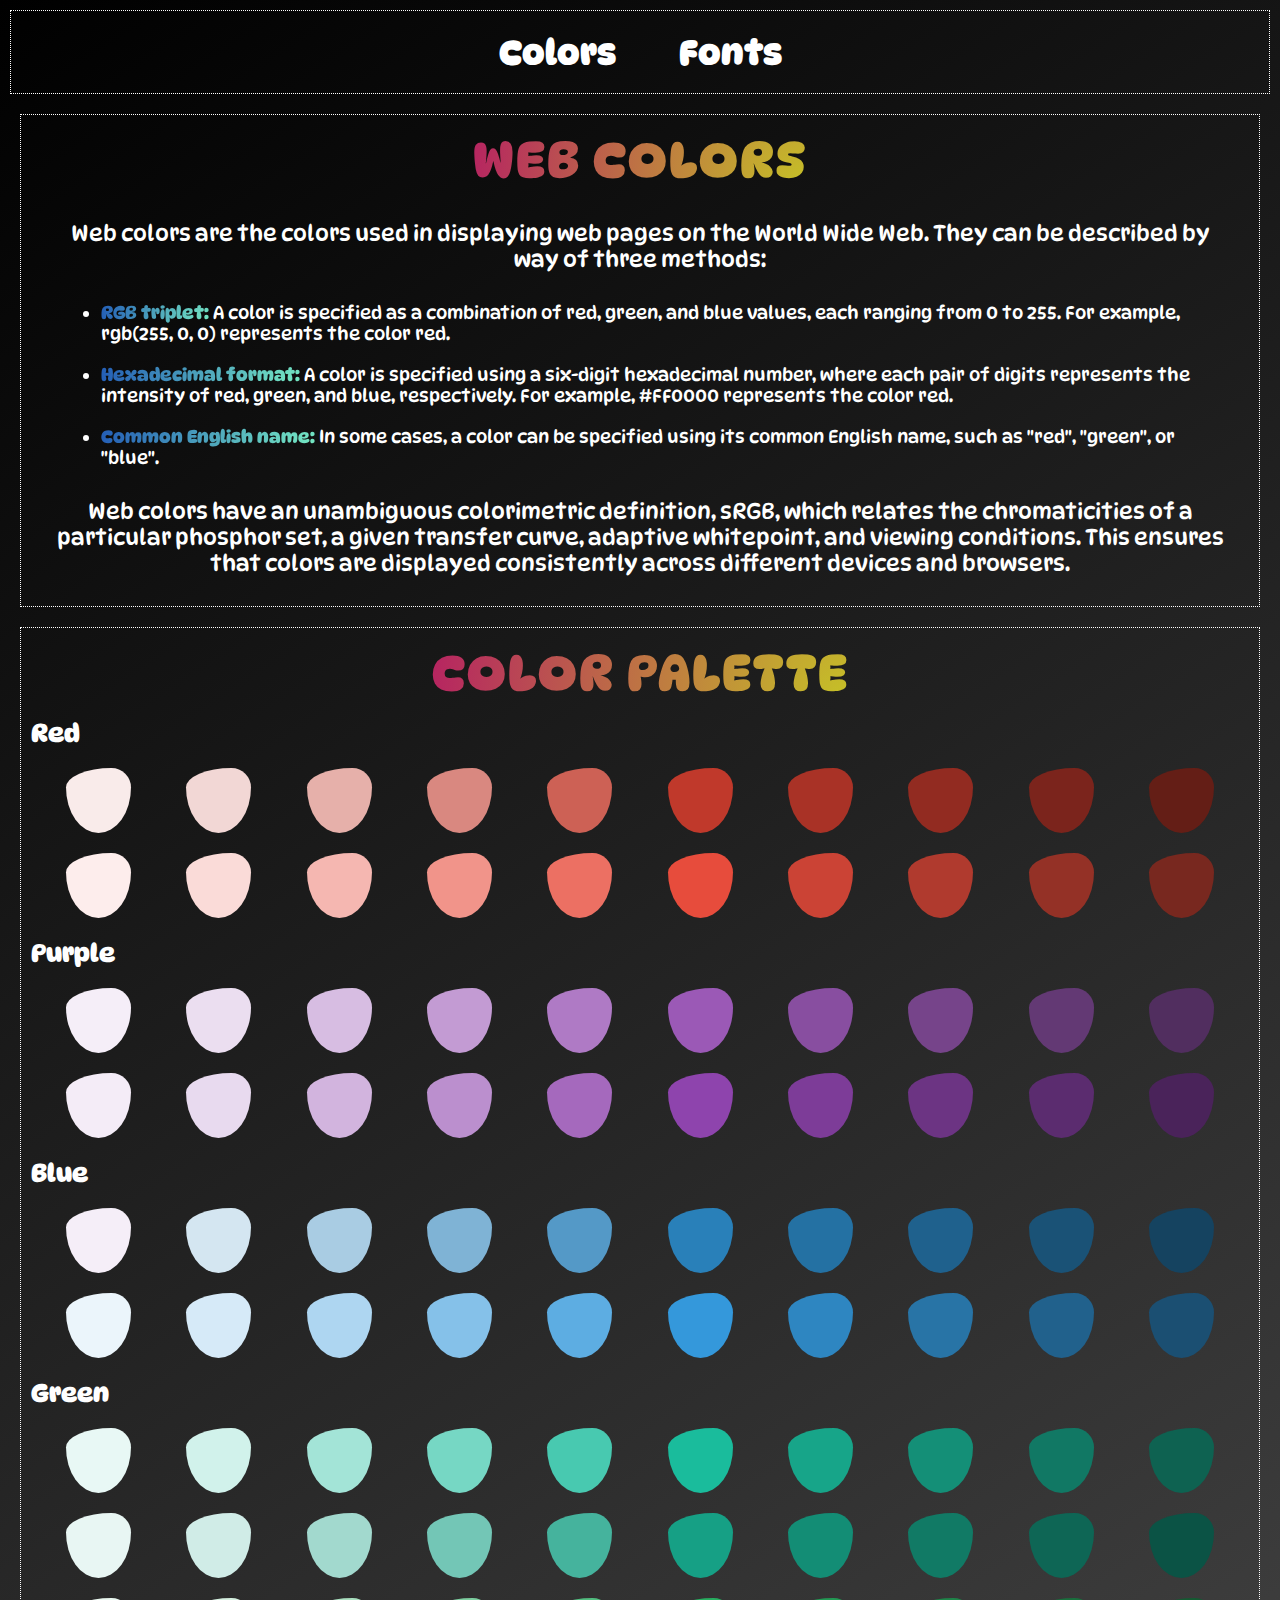
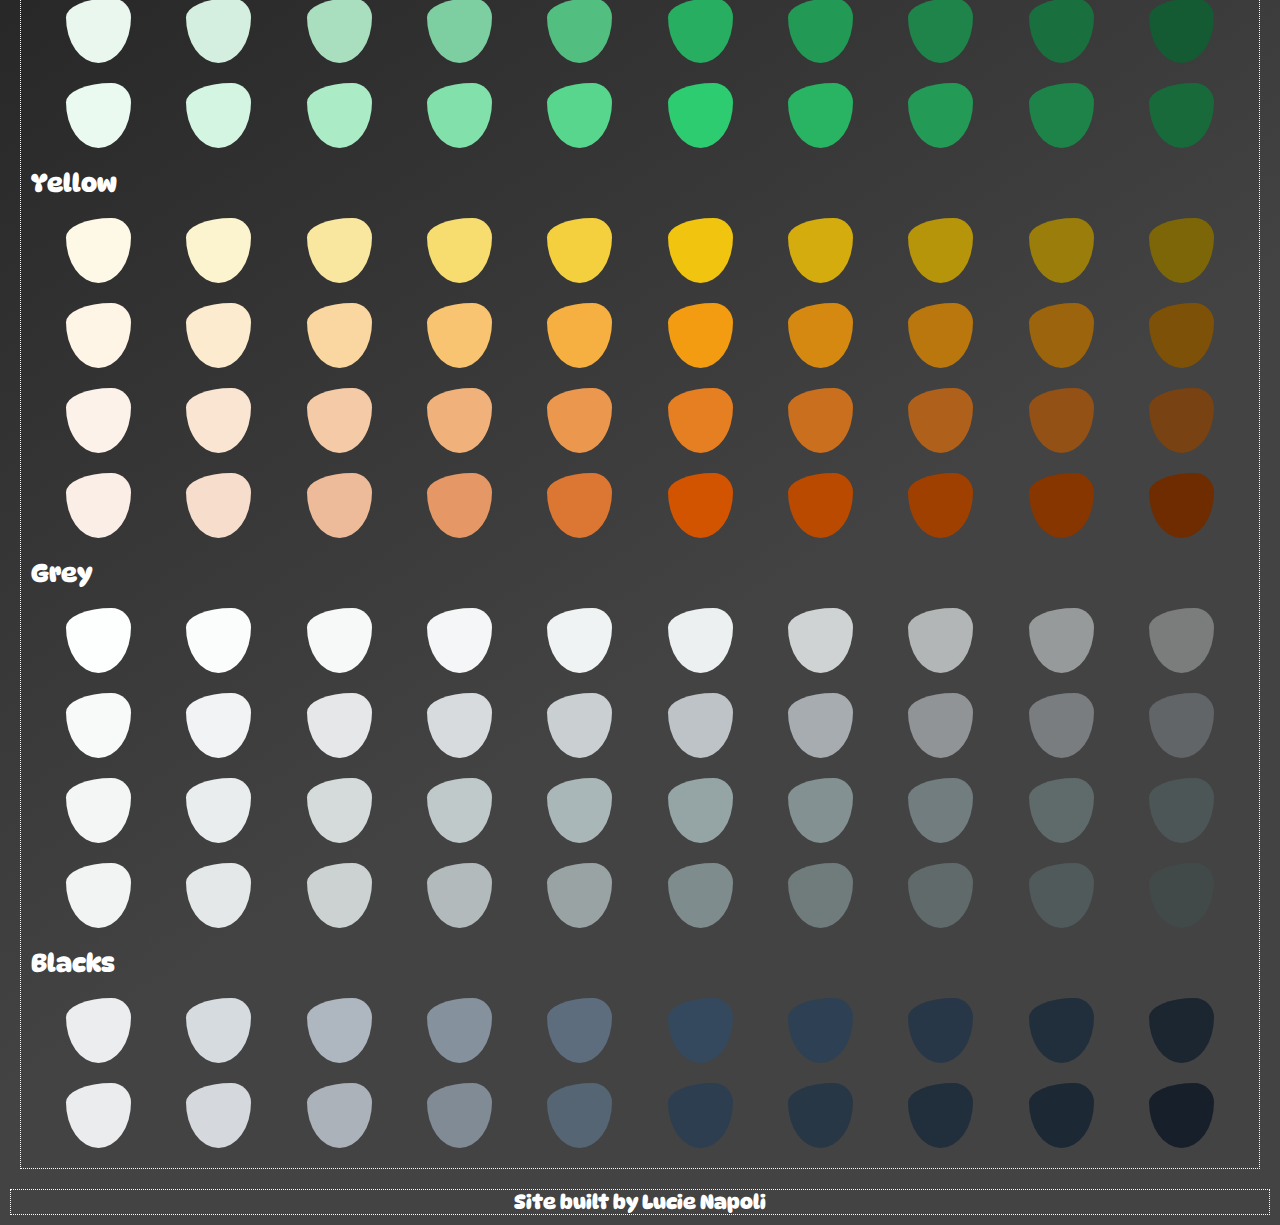
<file: CSS Style/index.html>
<!DOCTYPE html>
<html lang="en">
<head>
    <meta charset="UTF-8">
    <meta name="viewport" content="width=device-width, initial-scale=1.0">
    <link href="./css/styles.css" rel="stylesheet">
    <link href="./css/colors.css" rel="stylesheet">
    <title>CSS Style Guide</title>
    <link rel="preconnect" href="https://fonts.googleapis.com">
    <link rel="preconnect" href="https://fonts.gstatic.com" crossorigin>
    <link href="https://fonts.googleapis.com/css2?family=DynaPuff:wght@400..700&display=swap" rel="stylesheet">

</head>

<body>
    <header>
        <nav>
            <ul>
                <li class="nav-color"><a href="./index.html">Colors</a></li>
                <li class="nav-fonts"><a href="./fonts.html">Fonts</a></li>
            </ul>
        </nav>
    </header>

    <main>
        <h1>Colors</h1>

        <article class="intro">
            <h2><span class="color-titles">Web Colors</span></h2>

            <p>Web colors are the colors used in displaying web pages on the World Wide Web. They can be described by
                way of three methods: </p>
            <ul>
                <li><span class="definition">RGB triplet:</span> A color is specified as a combination of red, green,
                    and blue values, each ranging from 0 to 255. For example, rgb(255, 0, 0) represents the color red.
                </li>
                <li><span class="definition">Hexadecimal format:</span> A color is specified using a six-digit
                    hexadecimal number, where each pair of digits represents the intensity of red, green, and blue,
                    respectively. For example, #FF0000 represents the color red.</li>
                <li><span class="definition">Common English name:</span> In some cases, a color can be specified using
                    its common English name, such as "red", "green", or "blue".</li>
            </ul>
            <p>Web colors have an unambiguous colorimetric definition, sRGB, which relates the chromaticities of a
                particular phosphor set, a given transfer curve, adaptive whitepoint, and viewing conditions. This
                ensures that colors are displayed consistently across different devices and browsers.</p>
        </article>

        <article>
            <h2><span class="color-titles">Color Palette</span></h2>

            <h3>Red</h3>
            <div class="palettes red">
                <div></div>
                <div></div>
                <div></div>
                <div></div>
                <div></div>
                <div></div>
                <div></div>
                <div></div>
                <div></div>
                <div></div>
                <div></div>
                <div></div>
                <div></div>
                <div></div>
                <div></div>
                <div></div>
                <div></div>
                <div></div>
                <div></div>
                <div></div>
            </div>

            <h3>Purple</h3>
            <div class="palettes purple">
                <div></div>
                <div></div>
                <div></div>
                <div></div>
                <div></div>
                <div></div>
                <div></div>
                <div></div>
                <div></div>
                <div></div>
                <div></div>
                <div></div>
                <div></div>
                <div></div>
                <div></div>
                <div></div>
                <div></div>
                <div></div>
                <div></div>
                <div></div>
            </div>

            <h3>Blue</h3>
            <div class="palettes blue">
                <div></div>
                <div></div>
                <div></div>
                <div></div>
                <div></div>
                <div></div>
                <div></div>
                <div></div>
                <div></div>
                <div></div>
                <div></div>
                <div></div>
                <div></div>
                <div></div>
                <div></div>
                <div></div>
                <div></div>
                <div></div>
                <div></div>
                <div></div>
            </div>

            <h3>Green</h3>
            <div class="palettes green">
                <div></div>
                <div></div>
                <div></div>
                <div></div>
                <div></div>
                <div></div>
                <div></div>
                <div></div>
                <div></div>
                <div></div>
                <div></div>
                <div></div>
                <div></div>
                <div></div>
                <div></div>
                <div></div>
                <div></div>
                <div></div>
                <div></div>
                <div></div>
                <div></div>
                <div></div>
                <div></div>
                <div></div>
                <div></div>
                <div></div>
                <div></div>
                <div></div>
                <div></div>
                <div></div>
                <div></div>
                <div></div>
                <div></div>
                <div></div>
                <div></div>
                <div></div>
                <div></div>
                <div></div>
                <div></div>
                <div></div>
            </div>

            <h3>Yellow</h3>
            <div class="palettes yellow">
                <div></div>
                <div></div>
                <div></div>
                <div></div>
                <div></div>
                <div></div>
                <div></div>
                <div></div>
                <div></div>
                <div></div>
                <div></div>
                <div></div>
                <div></div>
                <div></div>
                <div></div>
                <div></div>
                <div></div>
                <div></div>
                <div></div>
                <div></div>
                <div></div>
                <div></div>
                <div></div>
                <div></div>
                <div></div>
                <div></div>
                <div></div>
                <div></div>
                <div></div>
                <div></div>
                <div></div>
                <div></div>
                <div></div>
                <div></div>
                <div></div>
                <div></div>
                <div></div>
                <div></div>
                <div></div>
                <div></div>
            </div>

            <h3>Grey</h3>
            <div class="palettes grey">
                <div></div>
                <div></div>
                <div></div>
                <div></div>
                <div></div>
                <div></div>
                <div></div>
                <div></div>
                <div></div>
                <div></div>
                <div></div>
                <div></div>
                <div></div>
                <div></div>
                <div></div>
                <div></div>
                <div></div>
                <div></div>
                <div></div>
                <div></div>
                <div></div>
                <div></div>
                <div></div>
                <div></div>
                <div></div>
                <div></div>
                <div></div>
                <div></div>
                <div></div>
                <div></div>
                <div></div>
                <div></div>
                <div></div>
                <div></div>
                <div></div>
                <div></div>
                <div></div>
                <div></div>
                <div></div>
                <div></div>
            </div>

            <h3>Blacks</h3>
            <div class="palettes black">
                <div></div>
                <div></div>
                <div></div>
                <div></div>
                <div></div>
                <div></div>
                <div></div>
                <div></div>
                <div></div>
                <div></div>
                <div></div>
                <div></div>
                <div></div>
                <div></div>
                <div></div>
                <div></div>
                <div></div>
                <div></div>
                <div></div>
                <div></div>
            </div>
        </article>
    </main>

    <footer>
        <h4 class="animate__animated animate__bounceIn">Site built by Lucie Napoli</h4>
    </footer>
</body>

</html>
</file>
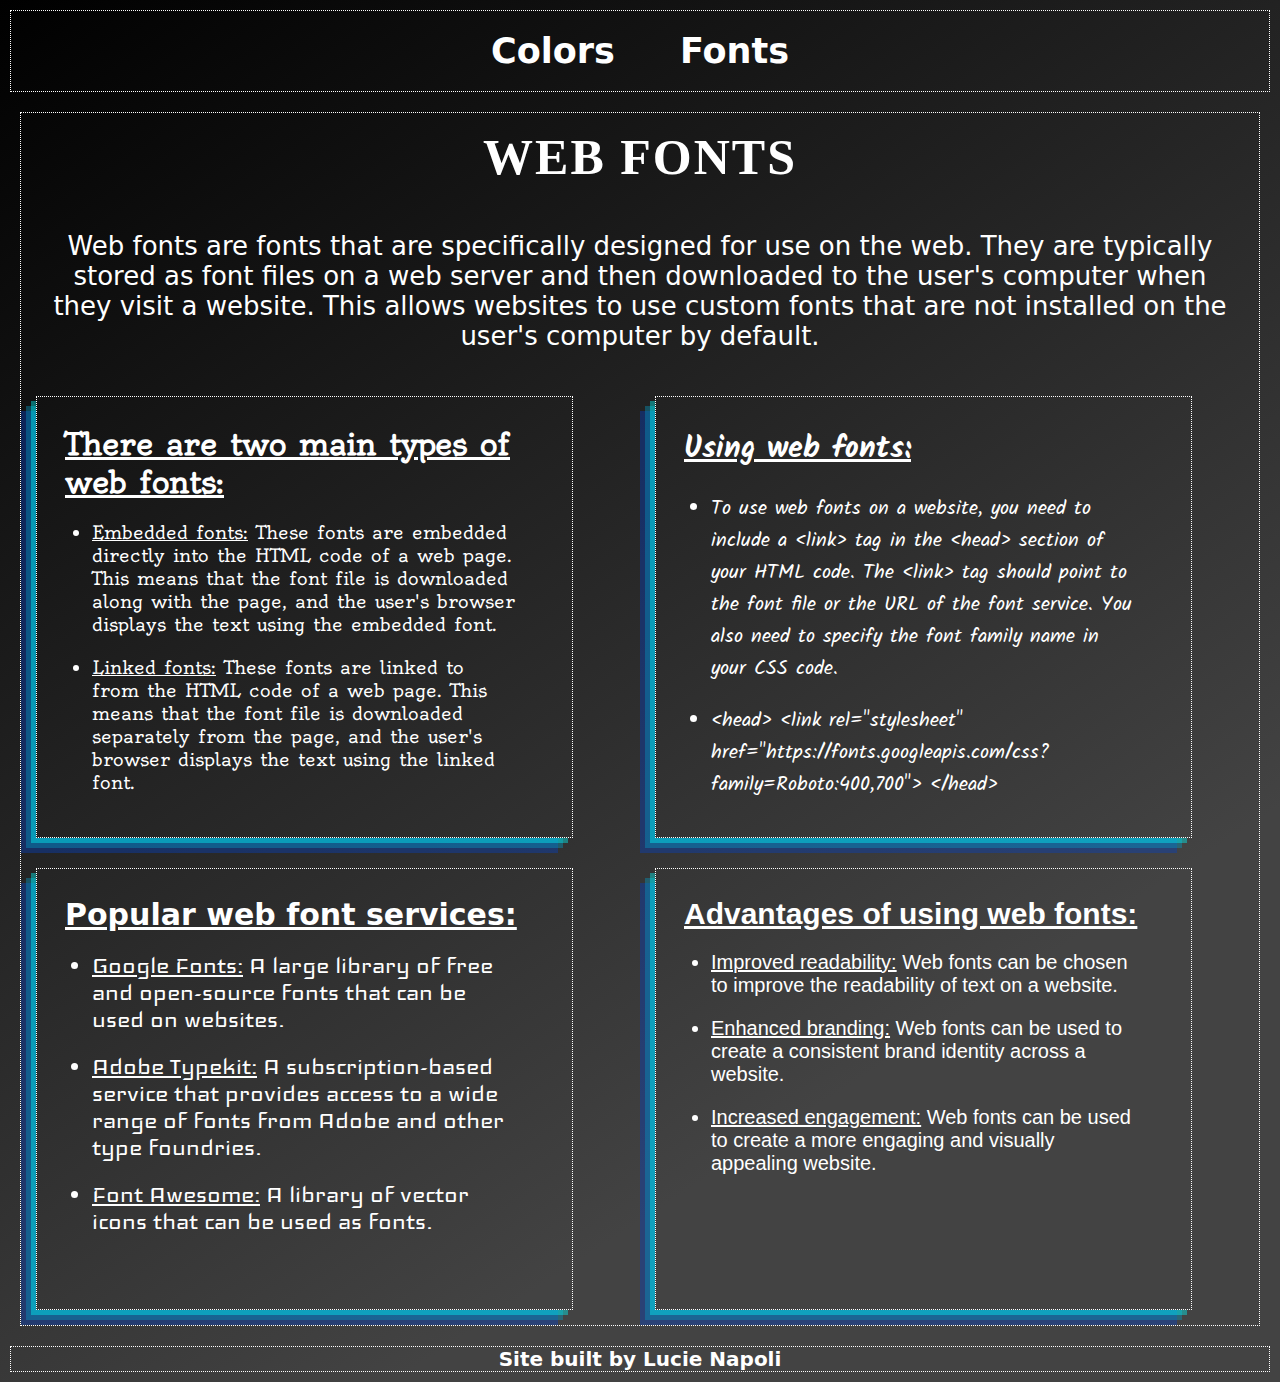
<file: CSS Style/fonts.html>
<!DOCTYPE html>
<html lang="en">
<head>
    <meta charset="UTF-8">
    <meta name="viewport" content="width=device-width, initial-scale=1.0">
    <title>CSS Style Guide</title>
    <link href="./css/styles.css" rel="stylesheet">
    <link href="./css/fonts.css" rel="stylesheet">

    <link rel="preconnect" href="https://fonts.googleapis.com">
    <link rel="preconnect" href="https://fonts.gstatic.com" crossorigin>
    <link href="https://fonts.googleapis.com/css2?family=Iceland&family=Kalam:wght@300;400;700&family=Londrina+Sketch&family=Oldenburg&display=swap" rel="stylesheet">
</head>
<body>
    <header>
        <nav>
            <ul>
                <li class="nav-color"><a href="./index.html">Colors</a></li>
                <li class="nav-fonts"><a href="./fonts.html">Fonts</a></li>
            </ul>
        </nav>
    </header>

    <main>
        <h1>Fonts</h1>


        <article class="intro">
            <h2>Web Fonts</h2>
            <p>Web fonts are fonts that are specifically designed for use on the web. They are typically stored as font files on a web server and then downloaded to the user's computer when they visit a website. This allows websites to use custom fonts that are not installed on the user's computer by default.
            </p>
            
            <section class="font-type">
                <h3>There are two main types of web fonts:</h3>
                <ul>
                    <li><span>Embedded fonts:</span> These fonts are embedded directly into the HTML code of a web page. This means that the font file is downloaded along with the page, and the user's browser displays the text using the embedded font.</li>
                    <li><span>Linked fonts:</span> These fonts are linked to from the HTML code of a web page. This means that the font file is downloaded separately from the page, and the user's browser displays the text using the linked font.</li>
                </ul>
            </section>

            <section class="font-advantages">
                <h3>Advantages of using web fonts:</h3>
                <ul>
                    <li><span>Improved readability:</span> Web fonts can be chosen to improve the readability of text on a website.</li>
                    <li><span>Enhanced branding:</span> Web fonts can be used to create a consistent brand identity across a website.</li>
                    <li><span>Increased engagement:</span> Web fonts can be used to create a more engaging and visually appealing website.</li>
                </ul>
            </section>

            <section class="font-services">
                <h3>Popular web font services:</h3>
                <ul>
                    <li><span>Google Fonts:</span> A large library of free and open-source fonts that can be used on websites.</li>
                    <li><span>Adobe Typekit:</span> A subscription-based service that provides access to a wide range of fonts from Adobe and other type foundries.</li>
                    <li><span>Font Awesome:</span> A library of vector icons that can be used as fonts.</li>
                </ul>
            </section>

            <section class="font-uses">
                <h3>Using web fonts:</h3>
                <ul>
                    <li>To use web fonts on a website, you need to include a &ltlink&gt tag in the &lthead&gt section of your HTML code. The &ltlink&gt tag should point to the font file or the URL of the font service. You also need to specify the font family name in your CSS code.</li>
                    <li>&lthead&gt
                        &ltlink rel="stylesheet" href="https://fonts.googleapis.com/css?family=Roboto:400,700"&gt
                    &lt/head&gt</li>
                </ul>
            </section>
        </article>
        <footer> 
            <h4 class="animate__animated animate__bounceIn">Site built by Lucie Napoli</h4>
        </footer>

    </main>
</body>
</html>
</file>
<file: CSS Style/css/styles.css>
* {
    margin: 0;
    padding: 0;
    color: white;
}

/* Nav Bar Style */

nav, footer, article, section {
    margin: 10px;
    border: dotted 1px;
}

nav ul {
    text-align: center;
    margin: 10px
}

nav li {
    display: inline;
    margin: 10px;
    text-decoration: none;
}

nav a {
    text-decoration: none;
    font-size: 25px;
    font-weight: bold;
}

.nav-color a:hover {
    color: #c5ab14;
}

.nav-fonts a:hover {
    font-family: Georgia, 'Times New Roman', Times, serif;
}

/* General Style */

body {
    background-color: #000000;
    background-image: linear-gradient(147deg, #000000 0%, #434343 74%);
    font-family: "DynaPuff", system-ui;
    font-optical-sizing: auto;
    font-weight: 200;
    font-style: normal;
    font-variation-settings: "wdth" 100;
}

h1 {
    display: none;
}

h2 {
    font-size: 30px;
    text-transform: uppercase;
    letter-spacing: 2px;
    text-align: center;
    margin: 15px;
}

h4 {
    text-align: center;
    font-size: 10px;
}

article {
    margin: 20px;
}

.intro p {
    font-size: 12px;
    margin: 20px;
    text-align: center;
}



/* Small devices (portrait tablets and large phones, 600px and up) */
@media only screen and (min-width: 600px) {
    h2 {
        font-size: 40px;
    }
    
    h3 {
        font-size: 25px;
        margin: 10px;
    }

    h4 {
        font-size: 15px;
    }

    .intro p {
        font-size: 16px;
        margin: 30px;
        text-align: center;
    }
    
    .intro li {
        font-size: 16px;
        margin: 20px 100px;
    }
}

/* Medium devices (landscape tablets, 768px and up) */
@media only screen and (min-width: 768px) {
    nav ul {
        margin: 20px
    }
    
    nav li {
        margin: 30px;
    }
    
    nav a {
        font-size: 35px;
    }

    h2 {
        font-size: 50px;
    }
    
    h3 {
        font-size: 35px;
    }

    h4 {
        font-size: 20px;
    }

    .intro p {
        font-size: 26px;
        margin: 30px;
        text-align: center;
    }
    
   
}

/* Large devices (laptops/desktops, 992px and up) */
@media only screen and (min-width: 992px) {

}

/* Extra large devices (large laptops and desktops, 1200px and up) */
@media only screen and (min-width: 1200px) {
    
    
}
</file>
<file: CSS Style/css/colors.css>
h3 {
    font-size: 15px;
    margin: 10px;
}

article:hover {
    box-shadow: 10px 5px 5px #b62461;
}

.intro li {
    font-size: 12px;
    margin: 20px 35px;
}

/* PALETTE SECTION STYLING */

.color-titles {
    background: #26C2C6;
    background: radial-gradient(circle, #c6c326, #b62461);
    background-clip: text;
    color: transparent;
    animation: colortitles 5s linear infinite;
    background-size: 200% 200%;
    }

.definition {
    font-weight: 800;
    background: #26C2C6;
    background: radial-gradient(circle, #75e9c2, #245eb6);
    background-clip: text;
    color: transparent;
    animation: colortitles 5s linear infinite;
    background-size: 200% 200%;
    }    
    
    @keyframes colortitles {
        0% {
            background-position: 0% 0%;
        }
        50% {
            background-position: 100% 100%;
        }
        100% {
            background-position: 0% 0%;
        }
    }

.palettes {
    margin: 10px;
    display: grid;
    grid-template-columns: repeat(10, 1fr);
    grid-row: repeat(2, 1fr);
    column-gap: 5px;
    row-gap: 5px;
    grid-auto-flow: row;
}

.palettes div {
    justify-self: center;
    align-self: center;
    border-radius: 70% 30% 50% 50% / 30% 30% 70% 70%;
    height: 25px;
    width: 25px;
}

.palettes div:hover {
    scale: 1.5;
    border-radius: 100% 60% 60% 100% / 100% 100% 60% 60%;
}

.palettes div:active {
    scale: 1.5;
    border-radius: 100% 60% 60% 100% / 100% 100% 60% 60%;
}


/* RED SHADES */

.red > *:nth-child(1) {
    background-color: rgb(
        249, 235, 234);
}
.red > *:nth-child(2) {
    background-color: rgb(
        242, 215, 213);
}
.red > *:nth-child(3) {
    background-color: rgb(
        230, 176, 170);
}
.red > *:nth-child(4) {
    background-color: rgb(
        217, 136, 128);
}
.red > *:nth-child(5) {
    background-color: rgb(
        205, 97, 85);
}
.red > *:nth-child(6) {
    background-color: rgb(
        192, 57, 43);
}
.red > *:nth-child(7) {
    background-color: rgb(
        169, 50, 38);
}
.red > *:nth-child(8) {
    background-color: rgb(
        146, 43, 33);
}
.red > *:nth-child(9) {
    background-color: rgb(
        123, 36, 28);
}
.red > *:nth-child(10) {
    background-color: rgb(
        100, 30, 22);
}
.red > *:nth-child(11) {
    background-color: rgb(
        253, 237, 236);
}
.red > *:nth-child(12) {
    background-color: rgb(
        250, 219, 216);
}
.red > *:nth-child(13) {
    background-color: rgb(
        245, 183, 177);
}
.red > *:nth-child(14) {
    background-color: rgb(
        241, 148, 138);
}
.red > *:nth-child(15) {
    background-color: rgb(
        236, 112, 99);
}
.red > *:nth-child(16) {
    background-color: rgb(
        231, 76, 60);
}
.red > *:nth-child(17) {
    background-color: rgb(
        203, 67, 53);
}
.red > *:nth-child(18) {
    background-color: rgb(
        176, 58, 46);
}
.red > *:nth-child(19) {
    background-color: rgb(
        148, 49, 38);
}
.red > *:nth-child(20) {
    background-color: rgb(
        120, 40, 31);
}

/* PURPLE SHADES */

.purple > *:nth-child(1) {
    background-color: rgb(
        245, 238, 248);
}
.purple > *:nth-child(2) {
    background-color: rgb(
        235, 222, 240);
}
.purple > *:nth-child(3) {
    background-color: rgb(
        215, 189, 226);
}
.purple > *:nth-child(4) {
    background-color: rgb(
        195, 155, 211);
}
.purple > *:nth-child(5) {
    background-color: rgb(
        175, 122, 197);
}
.purple > *:nth-child(6) {
    background-color: rgb(
        155, 89, 182);
}
.purple > *:nth-child(7) {
    background-color: rgb(
        136, 78, 160);
}
.purple > *:nth-child(8) {
    background-color: rgb(
        118, 68, 138);
}
.purple > *:nth-child(9) {
    background-color: rgb(
        99, 57, 116);
}
.purple > *:nth-child(10) {
    background-color: rgb(
        81, 46, 95);
}
.purple > *:nth-child(11) {
    background-color: rgb(
        244, 236, 247);
}
.purple > *:nth-child(12) {
    background-color: rgb(
        232, 218, 239);
}
.purple > *:nth-child(13) {
    background-color: rgb(
        210, 180, 222);
}
.purple > *:nth-child(14) {
    background-color: rgb(
        187, 143, 206);
}
.purple > *:nth-child(15) {
    background-color: rgb(
        165, 105, 189);
}
.purple > *:nth-child(16) {
    background-color: rgb(
        142, 68, 173);
}
.purple > *:nth-child(17) {
    background-color: rgb(
        125, 60, 152);
}
.purple > *:nth-child(18) {
    background-color: rgb(
        108, 52, 131);
}
.purple > *:nth-child(19) {
    background-color: rgb(
        91, 44, 111);
}
.purple > *:nth-child(20) {
    background-color: rgb(
        74, 35, 90);
}

/* BLUE SHADES */

.blue > *:nth-child(1) {
    background-color: rgb(
        245, 238, 248);
}
.blue > *:nth-child(2) {
    background-color: rgb(
        212, 230, 241);
}
.blue > *:nth-child(3) {
    background-color: rgb(
        169, 204, 227);
}
.blue > *:nth-child(4) {
    background-color: rgb(
        127, 179, 213);
}
.blue > *:nth-child(5) {
    background-color: rgb(
        84, 153, 199);
}
.blue > *:nth-child(6) {
    background-color: rgb(
        41, 128, 185);
}
.blue > *:nth-child(7) {
    background-color: rgb(
        36, 113, 163);
}
.blue > *:nth-child(8) {
    background-color: rgb(
        31, 97, 141);
}
.blue > *:nth-child(9) {
    background-color: rgb(
        26, 82, 118);
}
.blue > *:nth-child(10) {
    background-color: rgb(
        21, 67, 96);
}
.blue > *:nth-child(11) {
    background-color: rgb(
        235, 245, 251);
}
.blue > *:nth-child(12) {
    background-color: rgb(
        214, 234, 248);
}
.blue > *:nth-child(13) {
    background-color: rgb(
        174, 214, 241);
}
.blue > *:nth-child(14) {
    background-color: rgb(
        133, 193, 233);
}
.blue > *:nth-child(15) {
    background-color: rgb(
        93, 173, 226);
}
.blue > *:nth-child(16) {
    background-color: rgb(
        52, 152, 219);
}
.blue > *:nth-child(17) {
    background-color: rgb(
        46, 134, 193);
}
.blue > *:nth-child(18) {
    background-color: rgb(
        40, 116, 166);
}
.blue > *:nth-child(19) {
    background-color: rgb(
        33, 97, 140);
}
.blue > *:nth-child(20) {
    background-color: rgb(
        27, 79, 114);
}

/* GREEN SHADES */

.green > *:nth-child(1) {
    background-color: rgb(
        232, 248, 245);
}
.green > *:nth-child(2) {
    background-color: rgb(
        209, 242, 235);
}
.green > *:nth-child(3) {
    background-color: rgb(
        163, 228, 215);
}
.green > *:nth-child(4) {
    background-color: rgb(
        118, 215, 196);
}
.green > *:nth-child(5) {
    background-color: rgb(
        72, 201, 176);
}
.green > *:nth-child(6) {
    background-color: rgb(
        26, 188, 156);
}
.green > *:nth-child(7) {
    background-color: rgb(
        23, 165, 137);
}
.green > *:nth-child(8) {
    background-color: rgb(
        20, 143, 119);
}
.green > *:nth-child(9) {
    background-color: rgb(
        17, 120, 100);
}
.green > *:nth-child(10) {
    background-color: rgb(
        14, 98, 81);
}
.green > *:nth-child(11) {
    background-color: rgb(
        232, 246, 243);
}
.green > *:nth-child(12) {
    background-color: rgb(
        208, 236, 231);
}
.green > *:nth-child(13) {
    background-color: rgb(
        162, 217, 206);
}
.green > *:nth-child(14) {
    background-color: rgb(
        115, 198, 182);
}
.green > *:nth-child(15) {
    background-color: rgb(
        69, 179, 157);
}
.green > *:nth-child(16) {
    background-color: rgb(
        22, 160, 133);
}
.green > *:nth-child(17) {
    background-color: rgb(
        19, 141, 117);
}
.green > *:nth-child(18) {
    background-color: rgb(
        17, 122, 101);
}
.green > *:nth-child(19) {
    background-color: rgb(
        14, 102, 85);
}
.green > *:nth-child(20) {
    background-color: rgb(
        11, 83, 69);
}
.green > *:nth-child(21) {
    background-color: rgb(
        233, 247, 239);
}
.green > *:nth-child(22) {
    background-color: rgb(
        212, 239, 223);
}
.green > *:nth-child(23) {
    background-color: rgb(
        169, 223, 191);
}
.green > *:nth-child(24) {
    background-color: rgb(
        125, 206, 160);
}
.green > *:nth-child(25) {
    background-color: rgb(
        82, 190, 128);
}
.green > *:nth-child(26) {
    background-color: rgb(
        39, 174, 96);
}
.green > *:nth-child(27) {
    background-color: rgb(
        34, 153, 84);
}
.green > *:nth-child(28) {
    background-color: rgb(
        30, 132, 73);
}
.green > *:nth-child(29) {
    background-color: rgb(
        25, 111, 61);
}
.green > *:nth-child(30) {
    background-color: rgb(
        20, 90, 50);
}
.green > *:nth-child(31) {
    background-color: rgb(
        234, 250, 241);
}
.green > *:nth-child(32) {
    background-color: rgb(
        213, 245, 227);
}
.green > *:nth-child(33) {
    background-color: rgb(
        171, 235, 198);
}
.green > *:nth-child(34) {
    background-color: rgb(
        130, 224, 170);
}
.green > *:nth-child(35) {
    background-color: rgb(
        88, 214, 141);
}
.green > *:nth-child(36) {
    background-color: rgb(
        46, 204, 113);
}
.green > *:nth-child(37) {
    background-color: rgb(
        40, 180, 99);
}
.green > *:nth-child(38) {
    background-color: rgb(
        35, 155, 86);
}
.green > *:nth-child(39) {
    background-color: rgb(
        29, 131, 72);
}
.green > *:nth-child(40) {
    background-color: rgb(
        24, 106, 59);
}
/* YELLOW SHADES */

.yellow > *:nth-child(1) {
    background-color: rgb(
        254, 249, 231);
}
.yellow > *:nth-child(2) {
    background-color: rgb(
        252, 243, 207);
}
.yellow > *:nth-child(3) {
    background-color: rgb(
        249, 231, 159);
}
.yellow > *:nth-child(4) {
    background-color: rgb(
        247, 220, 111);
}
.yellow > *:nth-child(5) {
    background-color: rgb(
        244, 208, 63);
}
.yellow > *:nth-child(6) {
    background-color: rgb(
        241, 196, 15);
}
.yellow > *:nth-child(7) {
    background-color: rgb(
        212, 172, 13);
}
.yellow > *:nth-child(8) {
    background-color: rgb(
        183, 149, 11);
}
.yellow > *:nth-child(9) {
    background-color: rgb(
        154, 125, 10);
}
.yellow > *:nth-child(10) {
    background-color: rgb(
        125, 102, 8);
}
.yellow > *:nth-child(11) {
    background-color: rgb(
        254, 245, 231);
}
.yellow > *:nth-child(12) {
    background-color: rgb(
        253, 235, 208);
}
.yellow > *:nth-child(13) {
    background-color: rgb(
        250, 215, 160);
}
.yellow > *:nth-child(14) {
    background-color: rgb(
        248, 196, 113);
}
.yellow > *:nth-child(15) {
    background-color: rgb(
        245, 176, 65);
}
.yellow > *:nth-child(16) {
    background-color: rgb(
        243, 156, 18);
}
.yellow > *:nth-child(17) {
    background-color: rgb(
        214, 137, 16);
}
.yellow > *:nth-child(18) {
    background-color: rgb(
        185, 119, 14);
}
.yellow > *:nth-child(19) {
    background-color: rgb(
        156, 100, 12);
}
.yellow > *:nth-child(20) {
    background-color: rgb(
        126, 81, 9);
}
.yellow > *:nth-child(21) {
    background-color: rgb(
        253, 242, 233);
}
.yellow > *:nth-child(22) {
    background-color: rgb(
        250, 229, 211);
}
.yellow > *:nth-child(23) {
    background-color: rgb(
        245, 203, 167);
}
.yellow > *:nth-child(24) {
    background-color: rgb(
        240, 178, 122);
}
.yellow > *:nth-child(25) {
    background-color: rgb(
        235, 152, 78);
}
.yellow > *:nth-child(26) {
    background-color: rgb(
        230, 126, 34);
}
.yellow > *:nth-child(27) {
    background-color: rgb(
        202, 111, 30);
}
.yellow > *:nth-child(28) {
    background-color: rgb(
        175, 96, 26);
}
.yellow > *:nth-child(29) {
    background-color: rgb(
        147, 81, 22);
}
.yellow > *:nth-child(30) {
    background-color: rgb(
        120, 66, 18);
}
.yellow > *:nth-child(31) {
    background-color: rgb(
        251, 238, 230);
}
.yellow > *:nth-child(32) {
    background-color: rgb(
        246, 221, 204);
}
.yellow > *:nth-child(33) {
    background-color: rgb(
        237, 187, 153);
}
.yellow > *:nth-child(34) {
    background-color: rgb(
        229, 152, 102);
}
.yellow > *:nth-child(35) {
    background-color: rgb(
        220, 118, 51);
}
.yellow > *:nth-child(36) {
    background-color: rgb(
        211, 84, 0);
}
.yellow > *:nth-child(37) {
    background-color: rgb(
        186, 74, 0);
}
.yellow > *:nth-child(38) {
    background-color: rgb(
        160, 64, 0);
}
.yellow > *:nth-child(39) {
    background-color: rgb(
        135, 54, 0);
}
.yellow > *:nth-child(40) {
    background-color: rgb(
        110, 44, 0);
}

/* GREY SHADES */

.grey > *:nth-child(1) {
    background-color: rgb(
        253, 254, 254);
}
.grey > *:nth-child(2) {
    background-color: rgb(
        251, 252, 252);
}
.grey > *:nth-child(3) {
    background-color: rgb(
        247, 249, 249);
}
.grey > *:nth-child(4) {
    background-color: rgb(
        244, 246, 247);
}
.grey > *:nth-child(5) {
    background-color: rgb(
        240, 243, 244);
}
.grey > *:nth-child(6) {
    background-color: rgb(
        236, 240, 241);
}
.grey > *:nth-child(7) {
    background-color: rgb(
        208, 211, 212);
}
.grey > *:nth-child(8) {
    background-color: rgb(
        179, 182, 183);
}
.grey > *:nth-child(9) {
    background-color: rgb(
        151, 154, 154);
}
.grey > *:nth-child(10) {
    background-color: rgb(
        123, 125, 125);
}
.grey > *:nth-child(11) {
    background-color: rgb(
        248, 249, 249);
}
.grey > *:nth-child(12) {
    background-color: rgb(
        242, 243, 244);
}
.grey > *:nth-child(13) {
    background-color: rgb(
        229, 231, 233);
}
.grey > *:nth-child(14) {
    background-color: rgb(
        215, 219, 221);
}
.grey > *:nth-child(15) {
    background-color: rgb(
        202, 207, 210);
}
.grey > *:nth-child(16) {
    background-color: rgb(
        189, 195, 199);
}
.grey > *:nth-child(17) {
    background-color: rgb(
        166, 172, 175);
}
.grey > *:nth-child(18) {
    background-color: rgb(
        144, 148, 151);
}
.grey > *:nth-child(19) {
    background-color: rgb(
        121, 125, 127);
}
.grey > *:nth-child(20) {
    background-color: rgb(
        98, 101, 103);
}
.grey > *:nth-child(21) {
    background-color: rgb(
        244, 246, 246);
}
.grey > *:nth-child(22) {
    background-color: rgb(
        234, 237, 237);
}
.grey > *:nth-child(23) {
    background-color: rgb(
        213, 219, 219);
}
.grey > *:nth-child(24) {
    background-color: rgb(
        191, 201, 202);
}
.grey > *:nth-child(25) {
    background-color: rgb(
        170, 183, 184);
}
.grey > *:nth-child(26) {
    background-color: rgb(
        149, 165, 166);
}
.grey > *:nth-child(27) {
    background-color: rgb(
        131, 145, 146);
}
.grey > *:nth-child(28) {
    background-color: rgb(
        113, 125, 126);
}
.grey > *:nth-child(29) {
    background-color: rgb(
        95, 106, 106);
}
.grey > *:nth-child(30) {
    background-color: rgb(
        77, 86, 86);
}
.grey > *:nth-child(31) {
    background-color: rgb(
        242, 244, 244);
}
.grey > *:nth-child(32) {
    background-color: rgb(
        229, 232, 232);
}
.grey > *:nth-child(33) {
    background-color: rgb(
        204, 209, 209);
}
.grey > *:nth-child(34) {
    background-color: rgb(
        178, 186, 187);
}
.grey > *:nth-child(35) {
    background-color: rgb(
        153, 163, 164);
}
.grey > *:nth-child(36) {
    background-color: rgb(
        127, 140, 141);
}
.grey > *:nth-child(37) {
    background-color: rgb(
        112, 123, 124);
}
.grey > *:nth-child(38) {
    background-color: rgb(
        97, 106, 107);
}
.grey > *:nth-child(39) {
    background-color: rgb(
        81, 90, 90);
}
.grey > *:nth-child(40) {
    background-color: rgb(
        66, 73, 73);
}
/* BLACK SHADES */

.black > *:nth-child(1) {
    background-color: rgb(
        235, 237, 239);
}
.black > *:nth-child(2) {
    background-color: rgb(
        214, 219, 223);
}
.black > *:nth-child(3) {
    background-color: rgb(
        174, 182, 191);
}
.black > *:nth-child(4) {
    background-color: rgb(
        133, 146, 158);
}
.black > *:nth-child(5) {
    background-color: rgb(
        93, 109, 126);
}
.black > *:nth-child(6) {
    background-color: rgb(
        52, 73, 94);
}
.black > *:nth-child(7) {
    background-color: rgb(
        46, 64, 83);
}
.black > *:nth-child(8) {
    background-color: rgb(
        40, 55, 71);
}
.black > *:nth-child(9) {
    background-color: rgb(
        33, 47, 60);
}
.black > *:nth-child(10) {
    background-color: rgb(
        27, 38, 49);
}
.black > *:nth-child(11) {
    background-color: rgb(
        234, 236, 238);
}
.black > *:nth-child(12) {
    background-color: rgb(
        213, 216, 220);
}
.black > *:nth-child(13) {
    background-color: rgb(
        171, 178, 185);
}
.black > *:nth-child(14) {
    background-color: rgb(
        128, 139, 150);
}
.black > *:nth-child(15) {
    background-color: rgb(
        86, 101, 115);
}
.black > *:nth-child(16) {
    background-color: rgb(
        44, 62, 80);
}
.black > *:nth-child(17) {
    background-color: rgb(
        39, 55, 70);
}
.black > *:nth-child(18) {
    background-color: rgb(
        33, 47, 61);
}
.black > *:nth-child(19) {
    background-color: rgb(
        28, 40, 51);
}
.black > *:nth-child(20) {
    background-color: rgb(
        23, 32, 42);
}

/* Small devices (portrait tablets and large phones, 600px and up) */
@media only screen and (min-width: 600px) {
    .palettes div {
        height: 45px;
        width: 45px;
    }

    .intro li {
        font-size: 15px;
        margin-left: 80px;
    }
}

/* Medium devices (landscape tablets, 768px and up) */
@media only screen and (min-width: 768px) {
    .palettes {
        margin: 20px;
        row-gap: 20px;
    }

    .palettes div {
        height: 65px;
        width: 65px;
    }

    .intro p {
        font-size: 22px;
    }

    .intro li {
        font-size: 18px;
        margin-left: 80px;
    }

    h3 {
        font-size: 25px;
    }
    
}

/* Large devices (laptops/desktops, 992px and up) */
@media only screen and (min-width: 992px) {

}

/* Extra large devices (large laptops and desktops, 1200px and up) */
@media only screen and (min-width: 1200px) {
    
    
}
</file>
<file: CSS Style/css/fonts.css>
body {
    font-weight: 400;
    font-style: normal;
}

h2 {
    font-family: "Edu AU VIC WA NT Guides", cursive;
    font-optical-sizing: auto;
}

h3 {
    text-decoration: underline;
    font-size: 15px;
    margin: 10px;
}

span {
    text-decoration: underline;
}

.intro li {
    font-size: 12px;
    margin: 20px 35px;
}

/* STYLING SECTION WITH FONTS */

.font-type {
    font-family: "Oldenburg", serif;
}

.font-advantages {
    font-family: "DotGothic16", sans-serif;
}

.font-services ul li {
    font-size: 15px;
    font-family: "Iceland", sans-serif;
}

.font-uses {
    font-family: "Kalam", cursive;
}

.intro {
    display: flex;
    flex-direction: column;
    justify-content: center;
    align-items: center;
}

main section {
    width: 80%;
    margin: 15px;
    box-shadow: rgba(1, 252, 252, 0.4) -5px 5px, rgba(4, 156, 194, 0.4) -10px 10px, rgba(4, 64, 194, 0.4) -15px 15px;
}

main section:hover {
    box-shadow: rgba(1, 252, 252, 0.4) 5px 5px, rgba(4, 156, 194, 0.4) 10px 10px, rgba(4, 64, 194, 0.4) 15px 15px;
}

/* RESPONSIVE DESIGNS */

/* Small devices (portrait tablets and large phones, 600px and up) */
@media only screen and (min-width: 600px) {
    h3 {
        font-size: 20px;
    }

    .intro li {
        font-size: 15px;
        margin: 20px 35px;
    }

}

/* Medium devices (landscape tablets, 768px and up) */
@media only screen and (min-width: 768px) {
    .intro {
        display: grid;
        grid-template-columns: repeat(2, 50%);
        grid-template-rows: repeat(4, auto);
        justify-items: stretch;
        align-items: center;
    }

    section {
        width: 320px;
        height: 400px;
        padding: 20px;
    }

    .intro>*:nth-child(1) {
        grid-column: 1 / span 2;
    }

    .intro>*:nth-child(2) {
        grid-column: 1 / span 2;
    }

    .intro>*:nth-child(4) {
        grid-column: 2 / span 1;
        grid-row: 4 / span 1;
    }

    .intro>*:nth-child(6) {
        grid-column: 2 / span 1;
        grid-row: 3 / span 1;
    }

    h3 {
        text-decoration: underline;
        font-size: 20px;
        margin: 8px;
    }

    .font-type ul li {
        font-size: 14px;
    }

    .font-services ul li {
        font-size: 19px;
    }
}


/* Large devices (laptops/desktops, 992px and up) */
@media only screen and (min-width: 992px) {
    h3 {
        font-size: 30px;
    }

    .intro li {
        font-size: 20px;
    }

    .font-type ul li {
        font-size: 18px;
    }

    .font-services ul li {
        font-size: 28px;
    }
}

/* Extra large devices (large laptops and desktops, 1200px and up) */
@media only screen and (min-width: 1200px) {}
</file>
